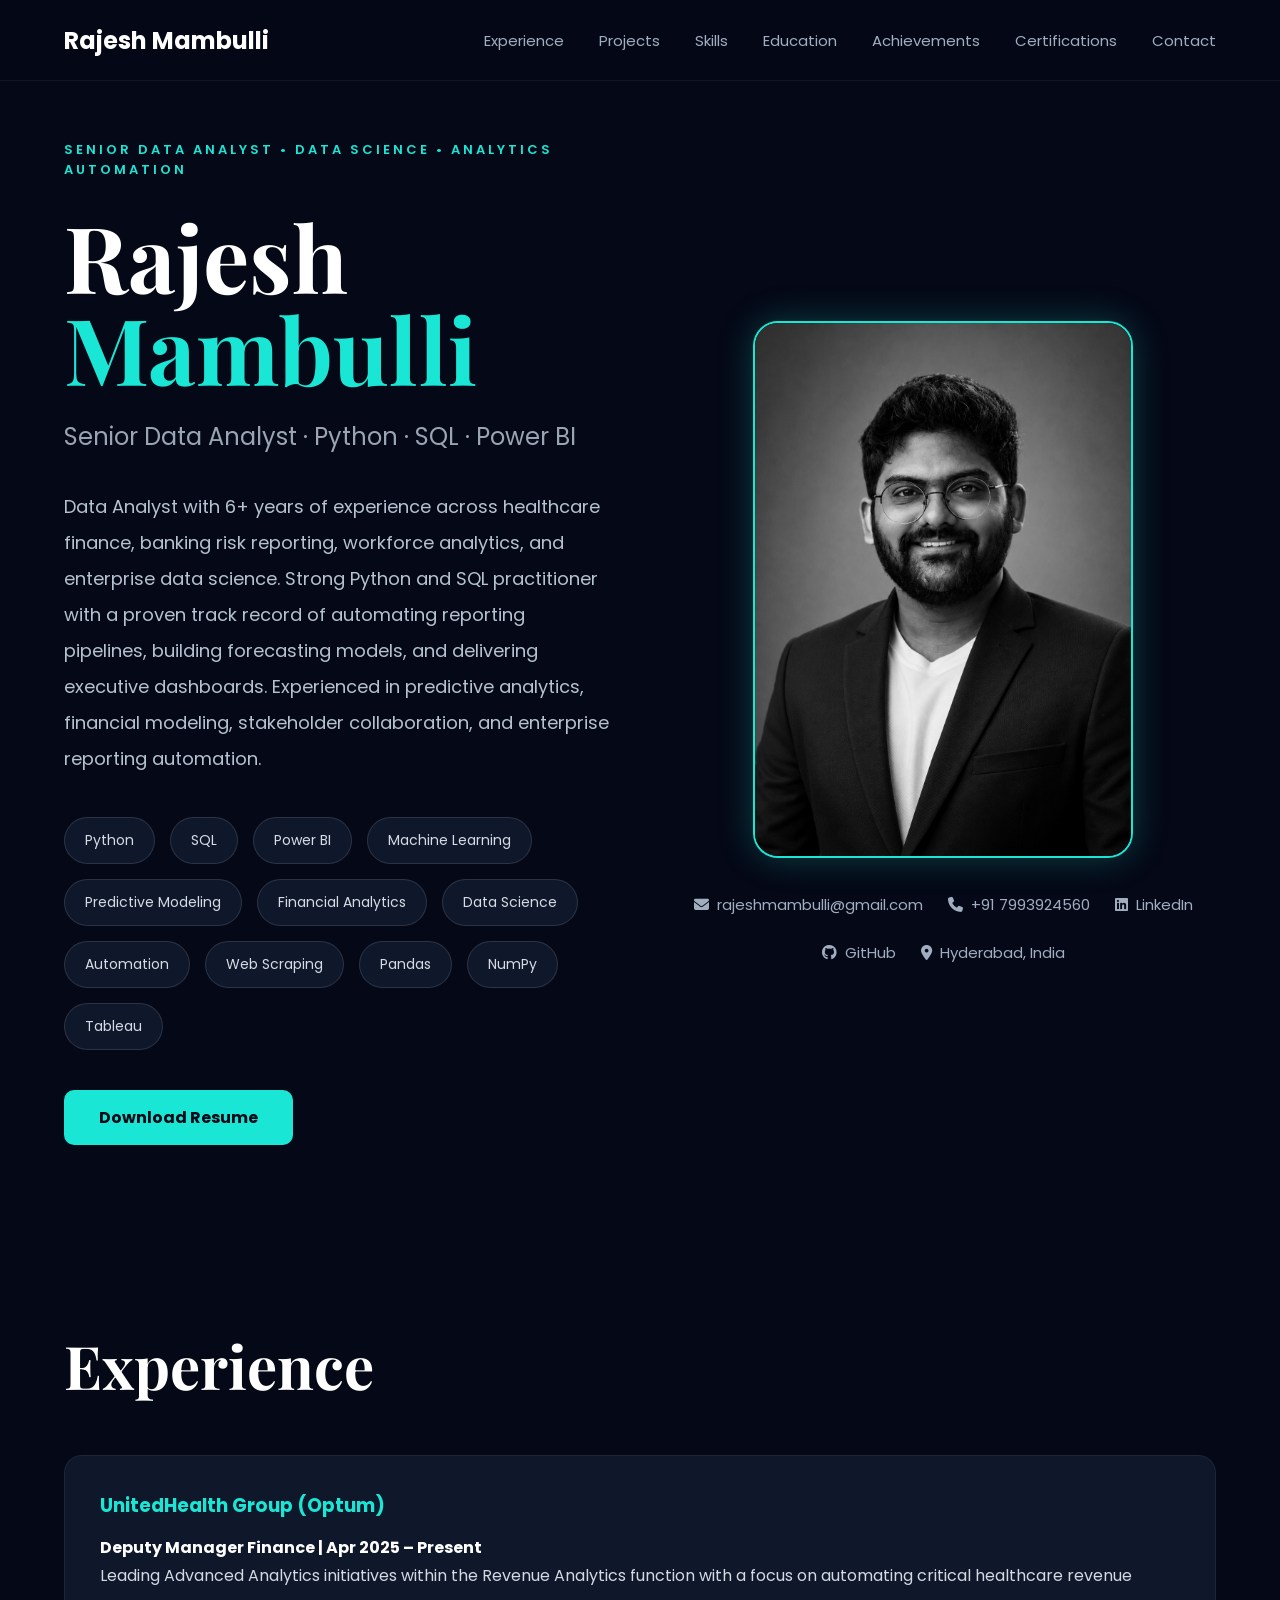
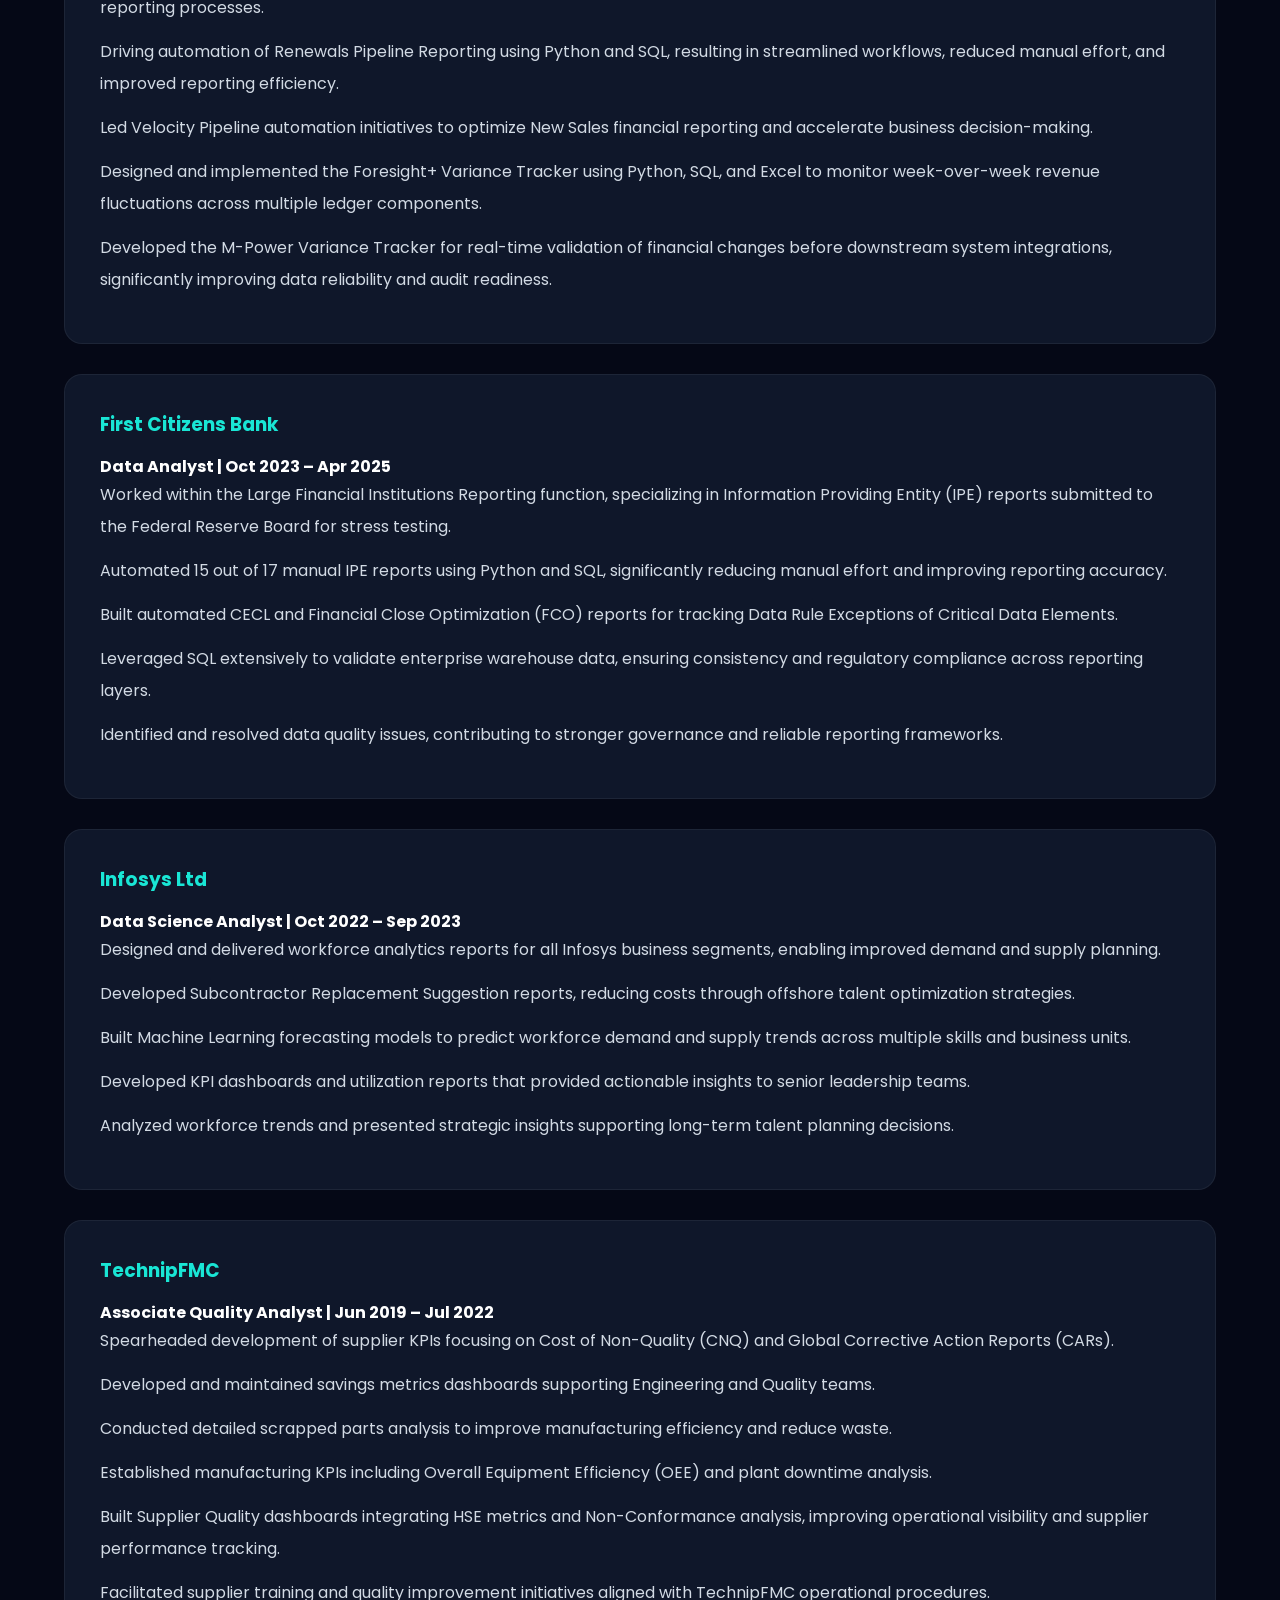
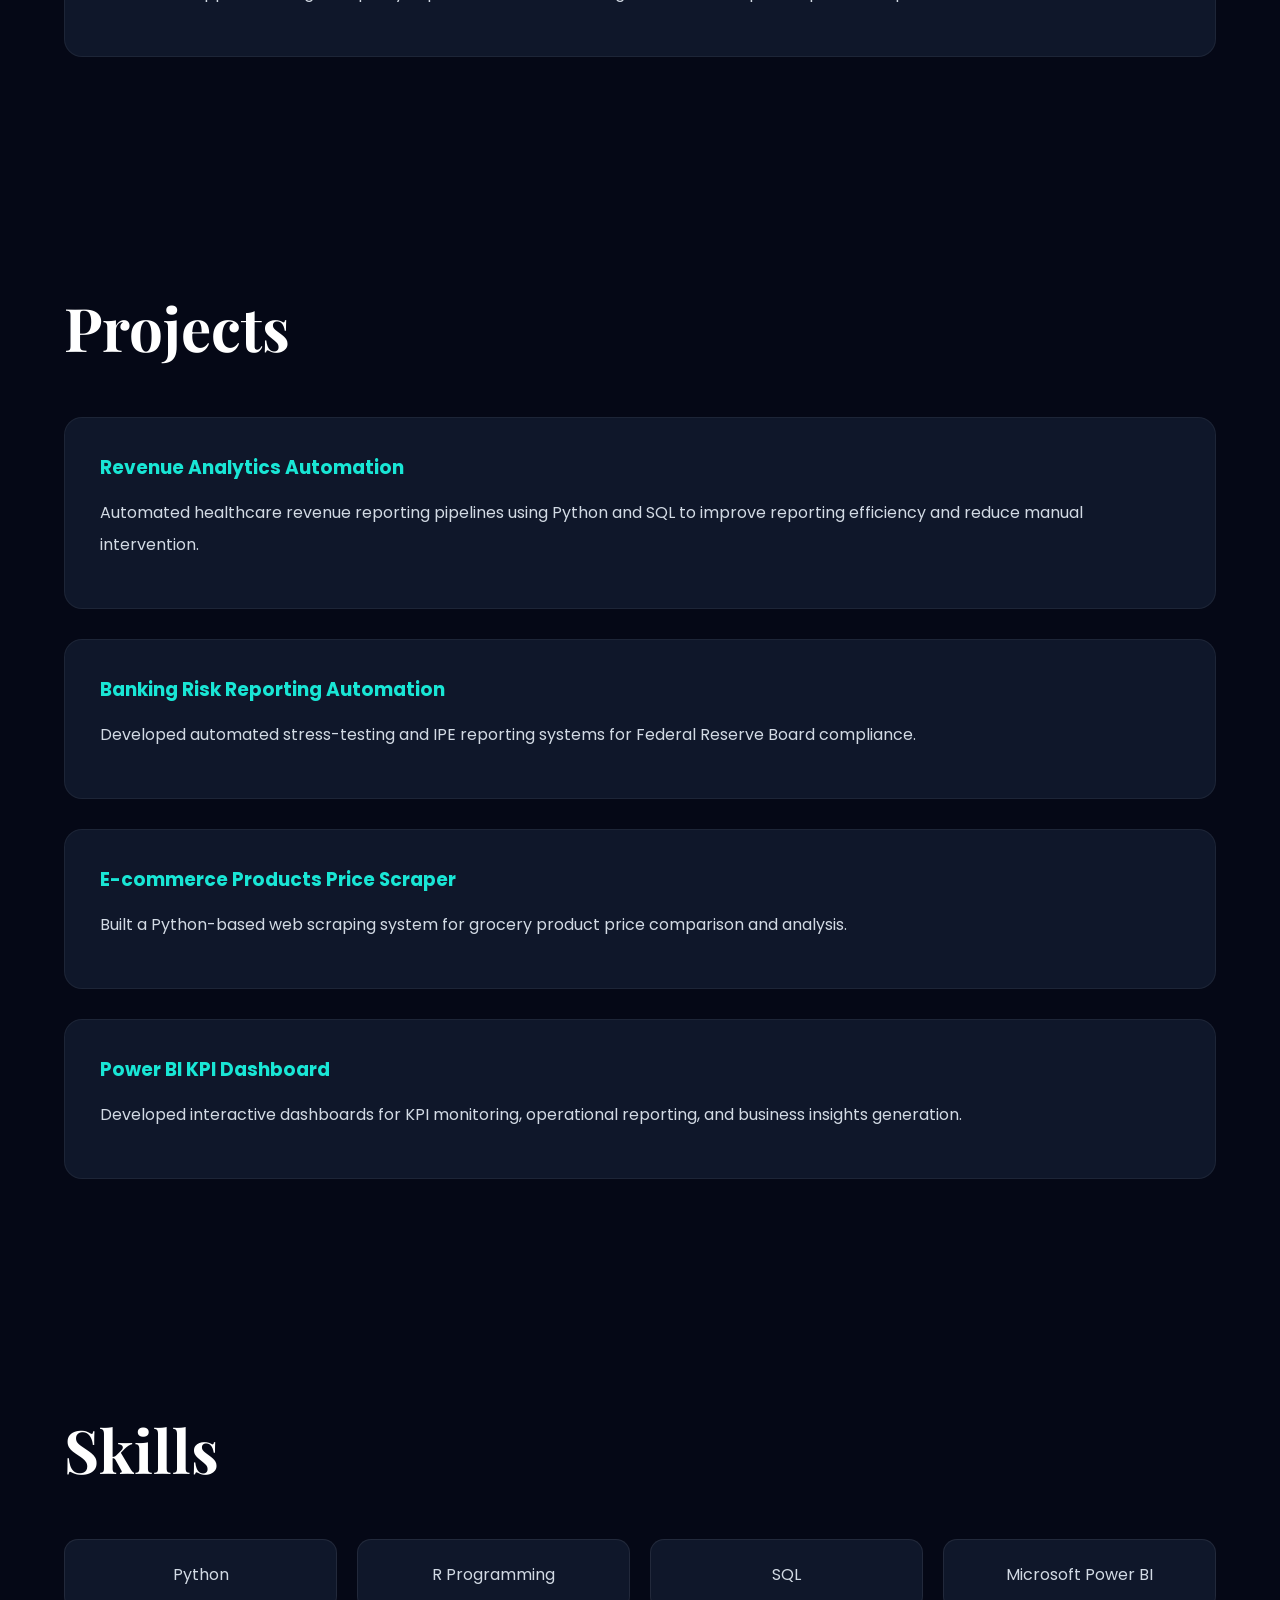
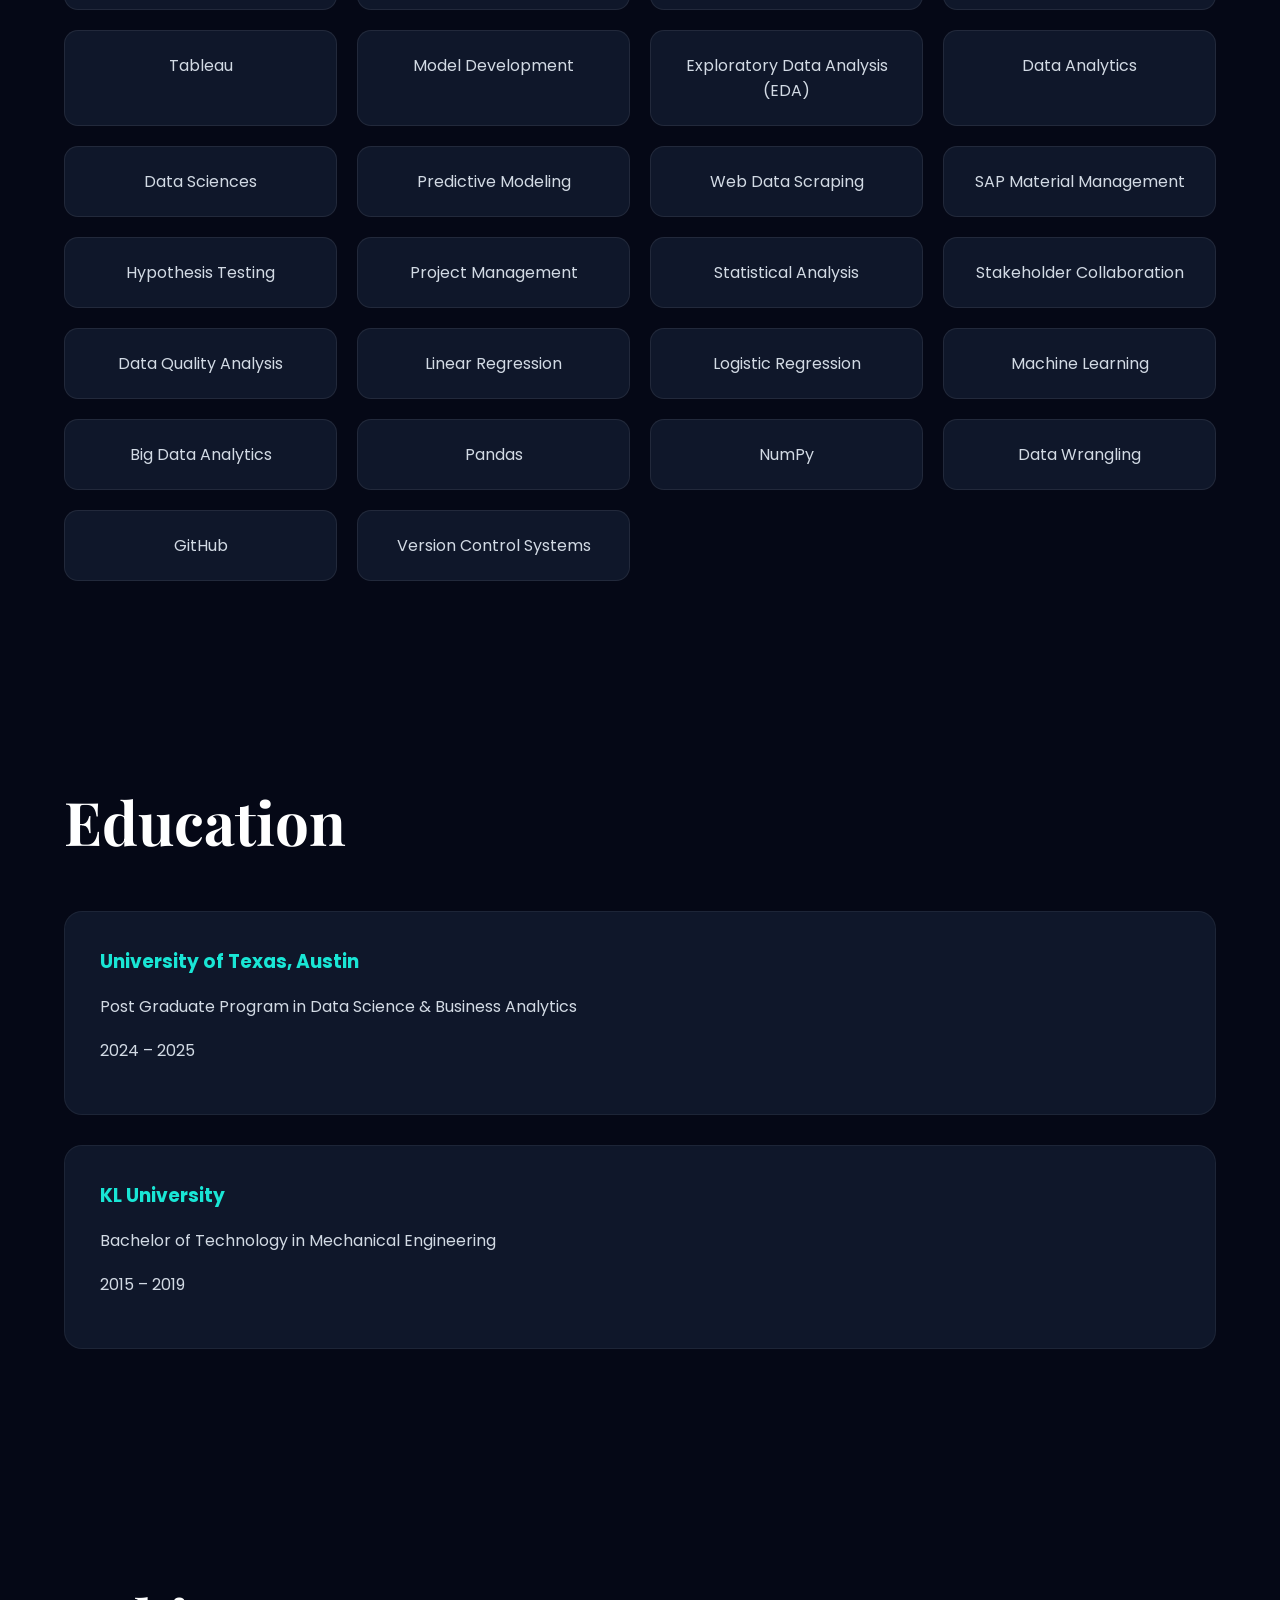
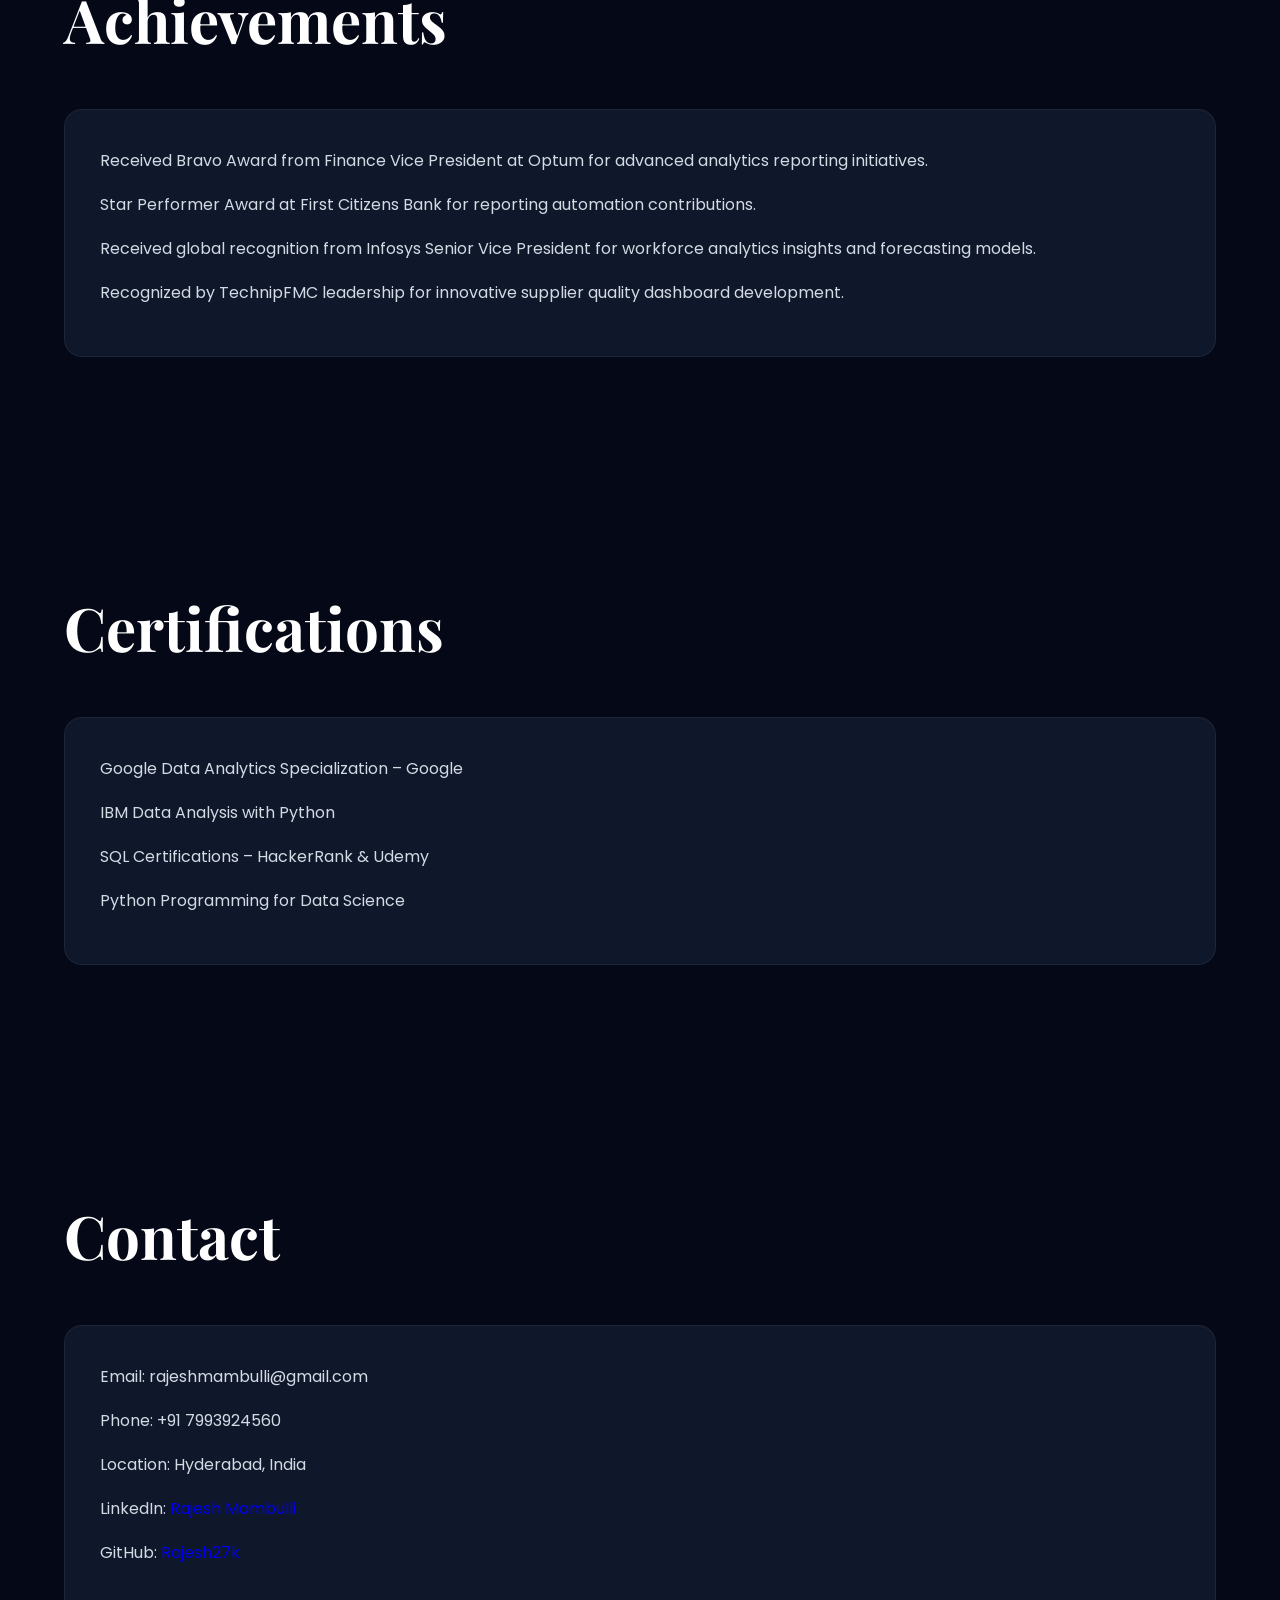
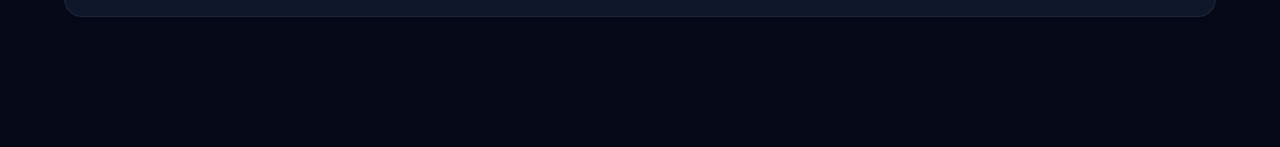
<file: index.html>
<!DOCTYPE html>
<html lang="en">

<head>

    <meta charset="UTF-8">
    <meta name="viewport" content="width=device-width, initial-scale=1.0">

    <title>Rajesh Mambulli | Senior Data Analyst</title>

    <!-- Google Fonts -->
    <link rel="preconnect" href="https://fonts.googleapis.com">
    <link rel="preconnect" href="https://fonts.gstatic.com" crossorigin>

    <link href="https://fonts.googleapis.com/css2?family=Poppins:wght@300;400;500;600;700&family=Playfair+Display:wght@700&display=swap" rel="stylesheet">

    <!-- Font Awesome -->
    <link rel="stylesheet"
        href="https://cdnjs.cloudflare.com/ajax/libs/font-awesome/6.5.1/css/all.min.css">

    <!-- CSS -->
    <link rel="stylesheet" href="style.css">

</head>

<body>

    <!-- Navbar -->

    <header>

        <nav class="navbar">

            <div class="logo">
                Rajesh Mambulli
            </div>

            <ul class="nav-links">

                <li><a href="#experience">Experience</a></li>
                <li><a href="#projects">Projects</a></li>
                <li><a href="#skills">Skills</a></li>
                <li><a href="#education">Education</a></li>
                <li><a href="#awards">Achievements</a></li>
                <li><a href="#certifications">Certifications</a></li>
                <li><a href="#contact">Contact</a></li>

            </ul>

        </nav>

    </header>

    <!-- Hero Section -->

    <section class="hero-section">

        <!-- Left Side -->

        <div class="hero-left">

            <p class="hero-tagline">
                SENIOR DATA ANALYST • DATA SCIENCE • ANALYTICS AUTOMATION
            </p>

            <h1 class="hero-name">
                Rajesh
                <span>Mambulli</span>
            </h1>

            <p class="hero-role">
                Senior Data Analyst · Python · SQL · Power BI
            </p>

            <p class="hero-description">

                Data Analyst with 6+ years of experience across healthcare finance,
                banking risk reporting, workforce analytics, and enterprise data science.

                Strong Python and SQL practitioner with a proven track record
                of automating reporting pipelines, building forecasting models,
                and delivering executive dashboards.

                Experienced in predictive analytics, financial modeling,
                stakeholder collaboration, and enterprise reporting automation.

            </p>

            <!-- Skill Pills -->

            <div class="pill-container">

                <div class="pill">Python</div>
                <div class="pill">SQL</div>
                <div class="pill">Power BI</div>
                <div class="pill">Machine Learning</div>
                <div class="pill">Predictive Modeling</div>
                <div class="pill">Financial Analytics</div>
                <div class="pill">Data Science</div>
                <div class="pill">Automation</div>
                <div class="pill">Web Scraping</div>
                <div class="pill">Pandas</div>
                <div class="pill">NumPy</div>
                <div class="pill">Tableau</div>

            </div>

            <!-- Resume Button -->

            <a href="Rajesh_Resume.pdf" target="_blank" class="resume-btn">
                Download Resume
            </a>

        </div>

        <!-- Right Side -->

        <div class="hero-right">

            <img src="profile.png" alt="Rajesh Mambulli" class="profile-image">

            <!-- Contact Row -->

            <div class="contact-row">

                <span>
                    <i class="fas fa-envelope"></i>
                    rajeshmambulli@gmail.com
                </span>

                <span>
                    <i class="fas fa-phone"></i>
                    +91 7993924560
                </span>

                <span>
                    <i class="fab fa-linkedin"></i>

                    <a href="https://www.linkedin.com/in/rajesh-mambulli-data-analyst-it/"
                        target="_blank">

                        LinkedIn

                    </a>

                </span>

                <span>
                    <i class="fab fa-github"></i>

                    <a href="https://github.com/Rajesh27k/Rajesh27k.github.io/tree/61c96bb06a767fdcd2608728577cda1c6530a30f/Projects"
                        target="_blank">

                        GitHub

                    </a>

                </span>

                <span>
                    <i class="fas fa-location-dot"></i>
                    Hyderabad, India
                </span>

            </div>

        </div>

    </section>

    <!-- Experience -->

    <section id="experience" class="content-section">

        <h2>Experience</h2>

        <!-- Optum -->

        <div class="content-card">

            <h3>UnitedHealth Group (Optum)</h3>

            <h4>Deputy Manager Finance | Apr 2025 – Present</h4>

            <p>
                Leading Advanced Analytics initiatives within the Revenue Analytics
                function with a focus on automating critical healthcare revenue reporting processes.
            </p>

            <p>
                Driving automation of Renewals Pipeline Reporting using Python and SQL,
                resulting in streamlined workflows, reduced manual effort,
                and improved reporting efficiency.
            </p>

            <p>
                Led Velocity Pipeline automation initiatives to optimize
                New Sales financial reporting and accelerate business decision-making.
            </p>

            <p>
                Designed and implemented the Foresight+ Variance Tracker
                using Python, SQL, and Excel to monitor week-over-week revenue fluctuations
                across multiple ledger components.
            </p>

            <p>
                Developed the M-Power Variance Tracker for real-time validation
                of financial changes before downstream system integrations,
                significantly improving data reliability and audit readiness.
            </p>

        </div>

        <!-- First Citizens -->

        <div class="content-card">

            <h3>First Citizens Bank</h3>

            <h4>Data Analyst | Oct 2023 – Apr 2025</h4>

            <p>
                Worked within the Large Financial Institutions Reporting function,
                specializing in Information Providing Entity (IPE) reports
                submitted to the Federal Reserve Board for stress testing.
            </p>

            <p>
                Automated 15 out of 17 manual IPE reports
                using Python and SQL, significantly reducing manual effort
                and improving reporting accuracy.
            </p>

            <p>
                Built automated CECL and Financial Close Optimization (FCO) reports
                for tracking Data Rule Exceptions of Critical Data Elements.
            </p>

            <p>
                Leveraged SQL extensively to validate enterprise warehouse data,
                ensuring consistency and regulatory compliance across reporting layers.
            </p>

            <p>
                Identified and resolved data quality issues,
                contributing to stronger governance and reliable reporting frameworks.
            </p>

        </div>

        <!-- Infosys -->

        <div class="content-card">

            <h3>Infosys Ltd</h3>

            <h4>Data Science Analyst | Oct 2022 – Sep 2023</h4>

            <p>
                Designed and delivered workforce analytics reports
                for all Infosys business segments,
                enabling improved demand and supply planning.
            </p>

            <p>
                Developed Subcontractor Replacement Suggestion reports,
                reducing costs through offshore talent optimization strategies.
            </p>

            <p>
                Built Machine Learning forecasting models
                to predict workforce demand and supply trends
                across multiple skills and business units.
            </p>

            <p>
                Developed KPI dashboards and utilization reports
                that provided actionable insights to senior leadership teams.
            </p>

            <p>
                Analyzed workforce trends and presented strategic insights
                supporting long-term talent planning decisions.
            </p>

        </div>

        <!-- TechnipFMC -->

        <div class="content-card">

            <h3>TechnipFMC</h3>

            <h4>Associate Quality Analyst | Jun 2019 – Jul 2022</h4>

            <p>
                Spearheaded development of supplier KPIs
                focusing on Cost of Non-Quality (CNQ)
                and Global Corrective Action Reports (CARs).
            </p>

            <p>
                Developed and maintained savings metrics dashboards
                supporting Engineering and Quality teams.
            </p>

            <p>
                Conducted detailed scrapped parts analysis
                to improve manufacturing efficiency and reduce waste.
            </p>

            <p>
                Established manufacturing KPIs including
                Overall Equipment Efficiency (OEE)
                and plant downtime analysis.
            </p>

            <p>
                Built Supplier Quality dashboards integrating
                HSE metrics and Non-Conformance analysis,
                improving operational visibility and supplier performance tracking.
            </p>

            <p>
                Facilitated supplier training and quality improvement initiatives
                aligned with TechnipFMC operational procedures.
            </p>

        </div>

    </section>

    <!-- Projects -->

    <section id="projects" class="content-section">

        <h2>Projects</h2>

        <div class="content-card">

            <h3>Revenue Analytics Automation</h3>

            <p>
                Automated healthcare revenue reporting pipelines
                using Python and SQL to improve reporting efficiency
                and reduce manual intervention.
            </p>

        </div>

        <div class="content-card">

            <h3>Banking Risk Reporting Automation</h3>

            <p>
                Developed automated stress-testing and IPE reporting systems
                for Federal Reserve Board compliance.
            </p>

        </div>

        <div class="content-card">

            <h3>E-commerce Products Price Scraper</h3>

            <p>
                Built a Python-based web scraping system
                for grocery product price comparison and analysis.
            </p>

        </div>

        <div class="content-card">

            <h3>Power BI KPI Dashboard</h3>

            <p>
                Developed interactive dashboards for KPI monitoring,
                operational reporting, and business insights generation.
            </p>

        </div>

    </section>

    <!-- Skills -->

    <section id="skills" class="content-section">

        <h2>Skills</h2>

        <div class="skills-grid">

            <div class="skill-box">Python</div>
            <div class="skill-box">R Programming</div>
            <div class="skill-box">SQL</div>
            <div class="skill-box">Microsoft Power BI</div>
            <div class="skill-box">Tableau</div>
            <div class="skill-box">Model Development</div>
            <div class="skill-box">Exploratory Data Analysis (EDA)</div>
            <div class="skill-box">Data Analytics</div>
            <div class="skill-box">Data Sciences</div>
            <div class="skill-box">Predictive Modeling</div>
            <div class="skill-box">Web Data Scraping</div>
            <div class="skill-box">SAP Material Management</div>
            <div class="skill-box">Hypothesis Testing</div>
            <div class="skill-box">Project Management</div>
            <div class="skill-box">Statistical Analysis</div>
            <div class="skill-box">Stakeholder Collaboration</div>
            <div class="skill-box">Data Quality Analysis</div>
            <div class="skill-box">Linear Regression</div>
            <div class="skill-box">Logistic Regression</div>
            <div class="skill-box">Machine Learning</div>
            <div class="skill-box">Big Data Analytics</div>
            <div class="skill-box">Pandas</div>
            <div class="skill-box">NumPy</div>
            <div class="skill-box">Data Wrangling</div>
            <div class="skill-box">GitHub</div>
            <div class="skill-box">Version Control Systems</div>

        </div>

    </section>

    <!-- Education -->

    <section id="education" class="content-section">

        <h2>Education</h2>

        <div class="content-card">

            <h3>University of Texas, Austin</h3>

            <p>
                Post Graduate Program in Data Science & Business Analytics
            </p>

            <p>2024 – 2025</p>

        </div>

        <div class="content-card">

            <h3>KL University</h3>

            <p>
                Bachelor of Technology in Mechanical Engineering
            </p>

            <p>2015 – 2019</p>

        </div>

    </section>

    <!-- Awards -->

    <section id="awards" class="content-section">

        <h2>Achievements</h2>

        <div class="content-card">

            <p>
                Received Bravo Award from Finance Vice President at Optum
                for advanced analytics reporting initiatives.
            </p>

            <p>
                Star Performer Award at First Citizens Bank
                for reporting automation contributions.
            </p>

            <p>
                Received global recognition from Infosys Senior Vice President
                for workforce analytics insights and forecasting models.
            </p>

            <p>
                Recognized by TechnipFMC leadership
                for innovative supplier quality dashboard development.
            </p>

        </div>

    </section>

    <!-- Certifications -->

    <section id="certifications" class="content-section">

        <h2>Certifications</h2>

        <div class="content-card">

            <p>Google Data Analytics Specialization – Google</p>

            <p>IBM Data Analysis with Python</p>

            <p>SQL Certifications – HackerRank & Udemy</p>

            <p>Python Programming for Data Science</p>

        </div>

    </section>

    <!-- Contact -->

    <section id="contact" class="content-section">

        <h2>Contact</h2>

        <div class="content-card">

            <p>Email: rajeshmambulli@gmail.com</p>

            <p>Phone: +91 7993924560</p>

            <p>Location: Hyderabad, India</p>

            <p>

                LinkedIn:

                <a href="https://www.linkedin.com/in/rajesh-mambulli-data-analyst-it/"
                    target="_blank">

                    Rajesh Mambulli

                </a>

            </p>

            <p>

                GitHub:

                <a href="https://github.com/Rajesh27k"
                    target="_blank">

                    Rajesh27k

                </a>

            </p>

        </div>

    </section>

</body>

</html>
</file>
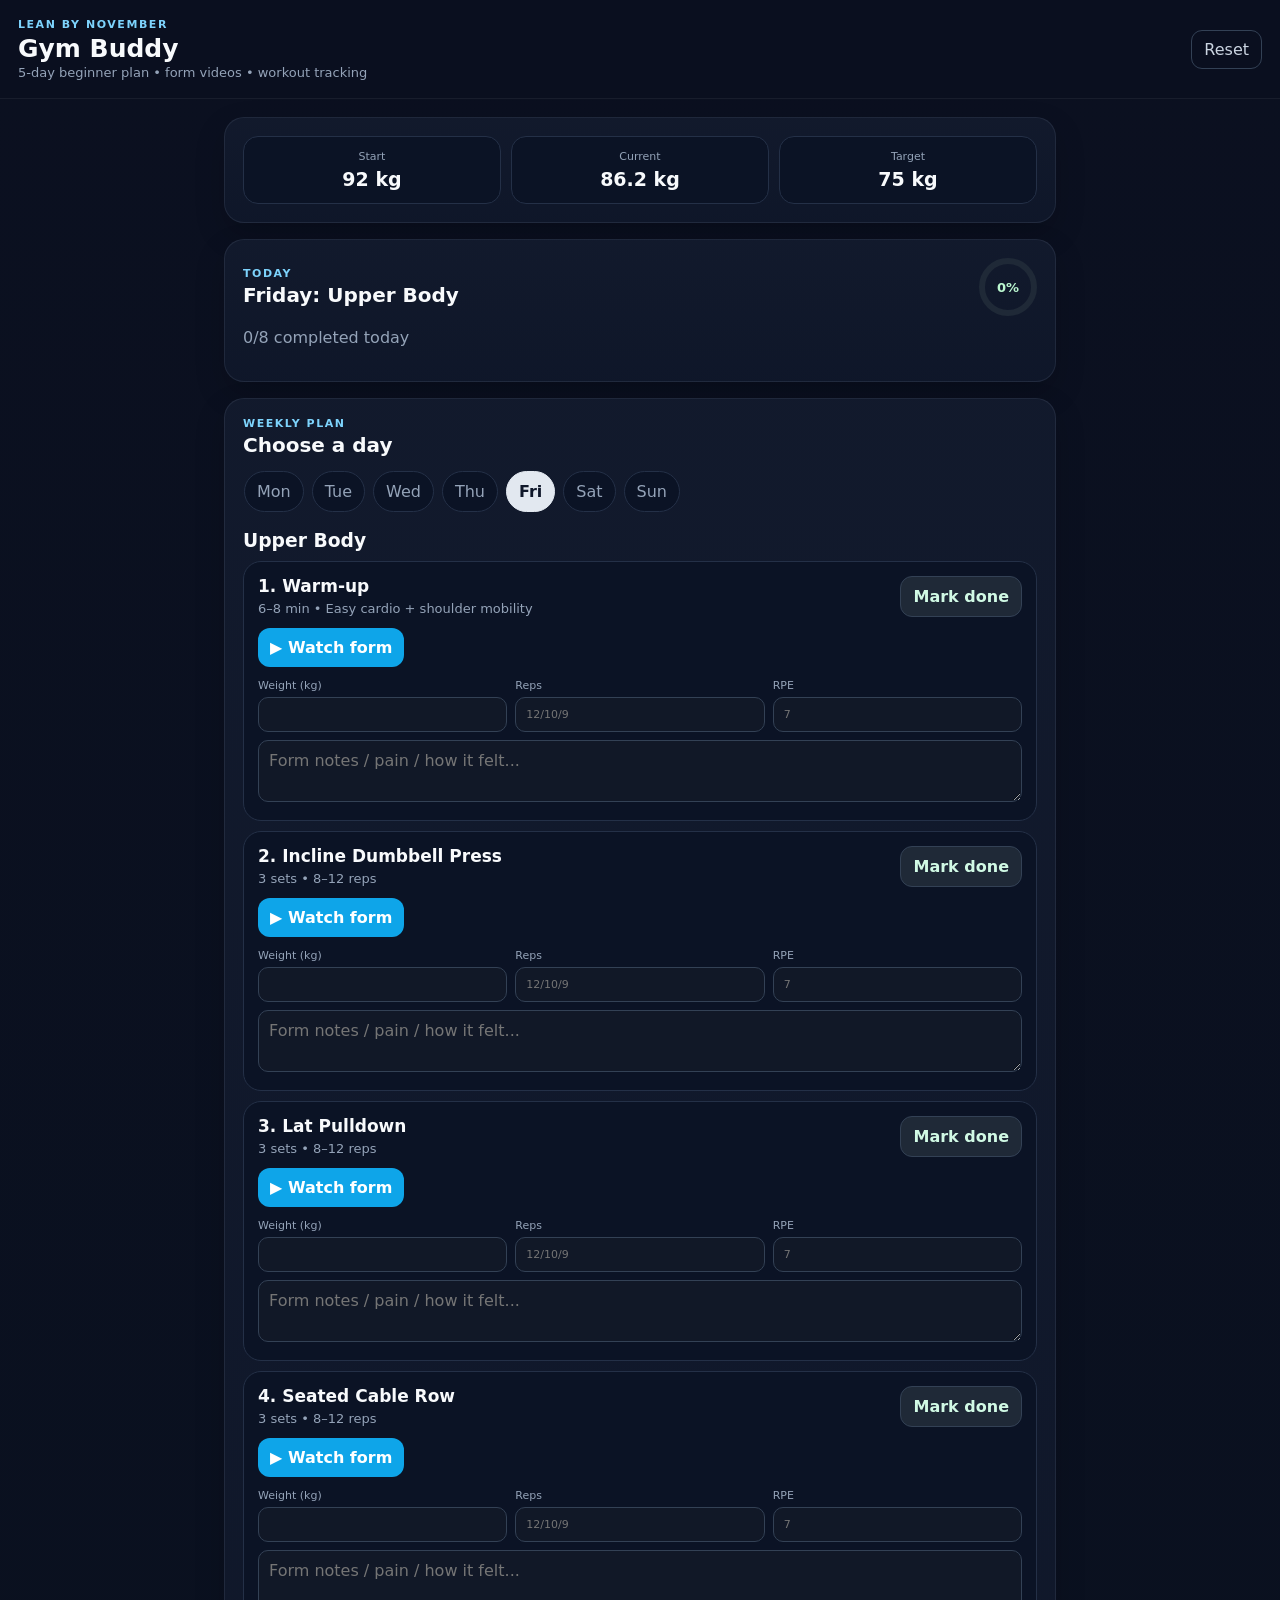
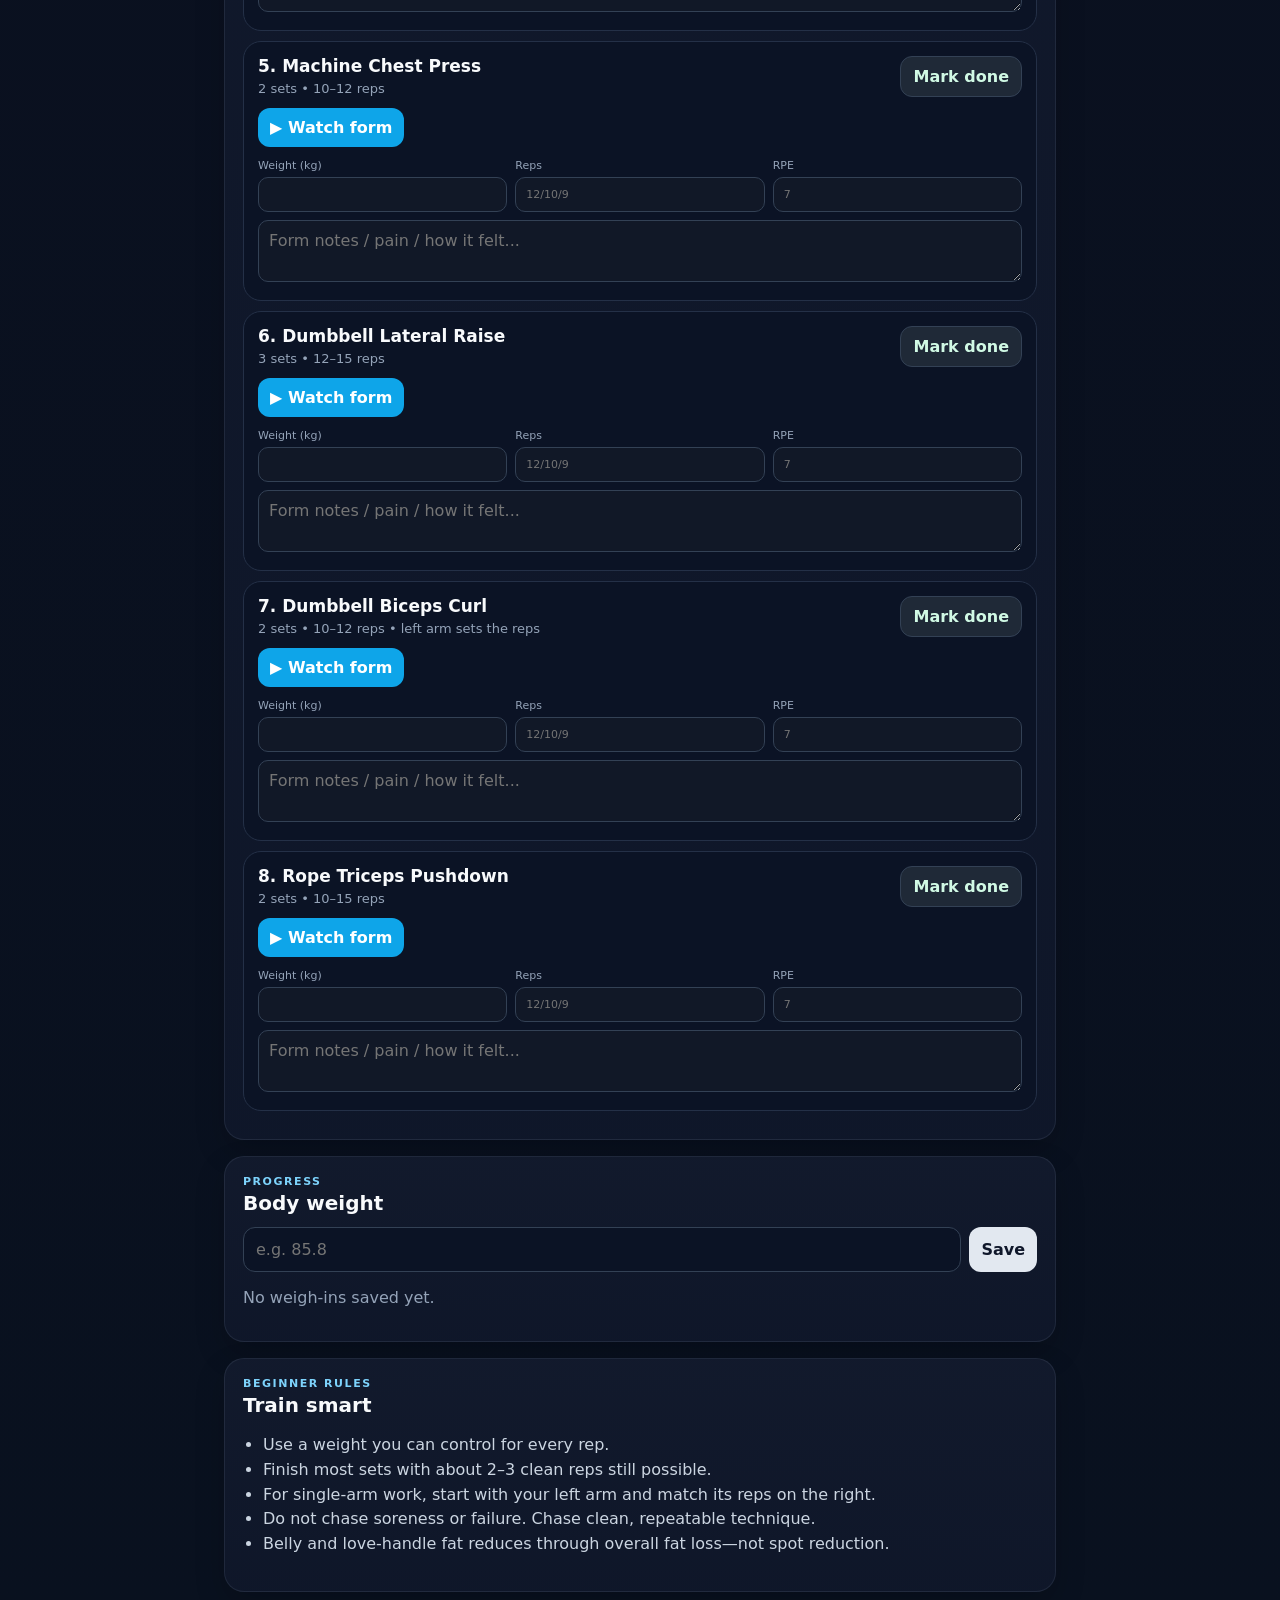
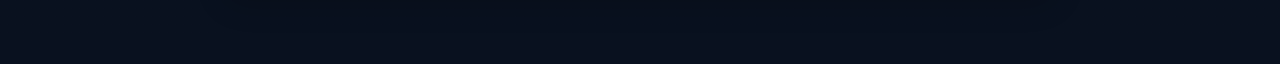
<file: gym-buddy/index.html>
<!doctype html>
<html lang="en">
<head>
  <meta charset="utf-8" />
  <meta name="viewport" content="width=device-width,initial-scale=1,viewport-fit=cover" />
  <meta name="theme-color" content="#111827" />
  <meta name="apple-mobile-web-app-capable" content="yes" />
  <meta name="apple-mobile-web-app-status-bar-style" content="black-translucent" />
  <title>Rajesh Gym Buddy</title>
  <link rel="manifest" href="manifest.json" />
  <link rel="stylesheet" href="styles.css" />
</head>
<body>
  <header class="hero">
    <div>
      <p class="eyebrow">LEAN BY NOVEMBER</p>
      <h1>Gym Buddy</h1>
      <p class="sub">5-day beginner plan • form videos • workout tracking</p>
    </div>
    <button id="resetBtn" class="ghost">Reset</button>
  </header>

  <main>
    <section class="card stats">
      <div><span class="stat-label">Start</span><strong>92 kg</strong></div>
      <div><span class="stat-label">Current</span><strong>86.2 kg</strong></div>
      <div><span class="stat-label">Target</span><strong>75 kg</strong></div>
    </section>

    <section class="card">
      <div class="section-head">
        <div>
          <p class="eyebrow">TODAY</p>
          <h2 id="todayTitle">Workout</h2>
        </div>
        <div id="progressRing" class="progress-ring">0%</div>
      </div>
      <div id="todayWorkout"></div>
    </section>

    <section class="card">
      <div class="section-head">
        <div>
          <p class="eyebrow">WEEKLY PLAN</p>
          <h2>Choose a day</h2>
        </div>
      </div>
      <div id="dayTabs" class="day-tabs"></div>
      <div id="workoutList"></div>
    </section>

    <section class="card">
      <p class="eyebrow">PROGRESS</p>
      <h2>Body weight</h2>
      <div class="weight-form">
        <input id="weightInput" type="number" step="0.1" placeholder="e.g. 85.8" inputmode="decimal" />
        <button id="saveWeightBtn">Save</button>
      </div>
      <div id="weightHistory" class="history"></div>
    </section>

    <section class="card tips">
      <p class="eyebrow">BEGINNER RULES</p>
      <h2>Train smart</h2>
      <ul>
        <li>Use a weight you can control for every rep.</li>
        <li>Finish most sets with about 2–3 clean reps still possible.</li>
        <li>For single-arm work, start with your left arm and match its reps on the right.</li>
        <li>Do not chase soreness or failure. Chase clean, repeatable technique.</li>
        <li>Belly and love-handle fat reduces through overall fat loss—not spot reduction.</li>
      </ul>
    </section>
  </main>

  <div id="toast" class="toast"></div>

  <script src="app.js"></script>
</body>
</html>
</file>
<file: style.css>
/* =========================================
   GOOGLE FONT
========================================= */

@import url('https://fonts.googleapis.com/css2?family=Poppins:wght@300;400;500;600;700&family=Playfair+Display:wght@600;700&display=swap');

/* =========================================
   GLOBAL
========================================= */

*{
    margin:0;
    padding:0;
    box-sizing:border-box;
    scroll-behavior:smooth;
}

body{
    font-family:'Poppins', sans-serif;
    background:#050816;
    color:white;
    overflow-x:hidden;
}

a{
    text-decoration:none;
}

/* =========================================
   NAVBAR
========================================= */

header{
    width:100%;
    position:fixed;
    top:0;
    z-index:1000;
    background:rgba(5,8,22,0.95);
    backdrop-filter:blur(10px);
    border-bottom:1px solid rgba(255,255,255,0.05);
}

.navbar{
    width:90%;
    margin:auto;
    height:80px;

    display:flex;
    align-items:center;
    justify-content:space-between;
}

.logo{
    font-size:24px;
    font-weight:700;
    color:white;
}

.nav-links{
    display:flex;
    list-style:none;
    gap:35px;
}

.nav-links a{
    color:#a0aec0;
    font-size:15px;
    transition:0.3s;
}

.nav-links a:hover{
    color:#19e6d5;
}

/* =========================================
   HERO SECTION
========================================= */

.hero-section{
    min-height:100vh;

    display:flex;
    align-items:center;
    justify-content:space-between;

    gap:60px;

    width:90%;
    margin:auto;

    padding-top:140px;
    padding-bottom:80px;
}

.hero-left{
    flex:1;
}

.hero-right{
    flex:1;

    display:flex;
    flex-direction:column;
    align-items:center;
}

/* TAGLINE */

.hero-tagline{
    color:#19e6d5;
    letter-spacing:3px;
    font-size:13px;
    margin-bottom:30px;
    font-weight:600;
}

/* NAME */

.hero-name{
    font-size:92px;
    line-height:1;
    margin-bottom:25px;

    font-family:'Playfair Display', serif;
}

.hero-name span{
    color:#19e6d5;
    display:block;
}

/* ROLE */

.hero-role{
    color:#9aa4b2;
    font-size:24px;
    margin-bottom:35px;
}

/* DESCRIPTION */

.hero-description{
    color:#b6c2d0;
    font-size:18px;
    line-height:2;
    max-width:760px;
    margin-bottom:40px;
}

/* PILLS */

.pill-container{
    display:flex;
    flex-wrap:wrap;
    gap:15px;

    margin-bottom:40px;
}

.pill{
    border:1px solid rgba(255,255,255,0.12);
    padding:12px 20px;
    border-radius:30px;

    color:#d5dce5;
    font-size:14px;

    background:#0f172a;
}

/* RESUME BUTTON */

.resume-btn{
    display:inline-block;

    background:#19e6d5;
    color:#050816;

    padding:15px 35px;

    border-radius:10px;

    font-weight:700;

    transition:0.3s;
}

.resume-btn:hover{
    transform:translateY(-3px);
}

/* PROFILE IMAGE */

.profile-image{
    width:380px;
    border-radius:25px;

    border:2px solid #19e6d5;

    box-shadow:0 0 35px rgba(25,230,213,0.25);
}

/* CONTACT ROW */

.contact-row{
    margin-top:35px;

    display:flex;
    flex-wrap:wrap;
    justify-content:center;

    gap:25px;

    color:#a0aec0;
    font-size:15px;
}

.contact-row span{
    display:flex;
    align-items:center;
    gap:8px;
}

.contact-row a{
    color:#a0aec0;
}

.contact-row a:hover{
    color:#19e6d5;
}

/* =========================================
   CONTENT SECTION
========================================= */

.content-section{
    width:90%;
    margin:auto;

    padding:100px 0;
}

.content-section h2{
    font-size:60px;
    margin-bottom:50px;

    font-family:'Playfair Display', serif;
}

/* =========================================
   EXPERIENCE SECTION
========================================= */

.experience-section{
    width:90%;
    margin:auto;
    padding:100px 0;
}

.section-heading-small{
    color:#19e6d5;
    letter-spacing:3px;
    font-size:13px;
    margin-bottom:20px;
    font-weight:600;
}

.section-title{
    font-size:60px;
    margin-bottom:60px;
    font-family:'Playfair Display', serif;
}

/* EXPERIENCE CARD */

.experience-card{
    background:#0f172a;

    border:1px solid rgba(25,230,213,0.15);

    border-radius:18px;

    padding:35px;

    margin-bottom:35px;

    transition:0.3s ease;
}

.experience-card:hover{
    transform:translateY(-5px);

    border-color:#19e6d5;

    box-shadow:0 0 25px rgba(25,230,213,0.12);
}

.active-card{
    border:1px solid #19e6d5;

    box-shadow:0 0 30px rgba(25,230,213,0.16);
}

/* TOP */

.experience-top{
    display:flex;
    justify-content:space-between;
    align-items:flex-start;
    gap:20px;
}

.experience-top h3{
    color:white;
    font-size:30px;
    margin-bottom:12px;
}

.experience-top h4{
    color:#19e6d5;
    font-size:20px;
    margin-bottom:10px;
    font-weight:500;
}

.location-text{
    color:#94a3b8;
    font-size:15px;
}

.date-text{
    color:#94a3b8;
    white-space:nowrap;
    font-size:15px;
}

/* BADGE */

.current-badge{
    background:rgba(25,230,213,0.12);
    color:#19e6d5;

    padding:6px 12px;

    border-radius:8px;

    font-size:13px;

    margin-left:12px;
}

/* LINE */

.experience-card hr{
    border:none;
    border-top:1px solid rgba(255,255,255,0.06);

    margin:28px 0;
}

/* POINTS */

.experience-points p{
    color:#d2dae4;

    line-height:2;

    font-size:17px;

    margin-bottom:18px;
}

/* =========================================
   SKILLS
========================================= */

.skills-grid{
    display:grid;

    grid-template-columns:repeat(auto-fit,minmax(240px,1fr));

    gap:20px;
}

.skill-box{
    background:#0f172a;

    border:1px solid rgba(255,255,255,0.08);

    padding:22px;

    border-radius:14px;

    text-align:center;

    color:#d2dae4;

    transition:0.3s;
}

.skill-box:hover{
    border-color:#19e6d5;

    transform:translateY(-5px);
}

/* =========================================
   CONTENT CARDS
========================================= */

.content-card{
    background:#0f172a;

    border:1px solid rgba(255,255,255,0.06);

    padding:35px;

    border-radius:18px;

    margin-bottom:30px;

    transition:0.3s;
}

.content-card:hover{
    border-color:#19e6d5;
    transform:translateY(-5px);
}

.content-card h3{
    color:#19e6d5;
    margin-bottom:15px;
}

.content-card p{
    color:#d2dae4;
    line-height:2;
    margin-bottom:12px;
}

/* =========================================
   MOBILE
========================================= */

@media(max-width:1100px){

    .hero-section{
        flex-direction:column;
        text-align:center;
    }

    .hero-name{
        font-size:72px;
    }

    .profile-image{
        width:300px;
    }

    .contact-row{
        justify-content:center;
    }
}

@media(max-width:768px){

    .navbar{
        flex-direction:column;
        height:auto;
        padding:20px 0;
    }

    .nav-links{
        flex-wrap:wrap;
        justify-content:center;
        gap:18px;
        margin-top:15px;
    }

    .hero-name{
        font-size:58px;
    }

    .hero-role{
        font-size:20px;
    }

    .hero-description{
        font-size:16px;
    }

    .content-section h2,
    .section-title{
        font-size:42px;
    }

    .experience-top{
        flex-direction:column;
    }

    .experience-top h3{
        font-size:24px;
    }

    .profile-image{
        width:260px;
    }
}
</file>
<file: gym-buddy/styles.css>
:root{
  --bg:#0b1020;
  --card:#121a2d;
  --card2:#0f172a;
  --text:#f8fafc;
  --muted:#94a3b8;
  --line:#243047;
  --accent:#22c55e;
  --accent2:#38bdf8;
  --danger:#ef4444;
}
*{box-sizing:border-box}
html{background:var(--bg)}
body{
  margin:0;
  font-family:Inter,ui-sans-serif,system-ui,-apple-system,BlinkMacSystemFont,"Segoe UI",sans-serif;
  background:linear-gradient(180deg,#0b1020 0%,#09111f 100%);
  color:var(--text);
  min-height:100vh;
}
button,input{font:inherit}
button{cursor:pointer}
.hero{
  position:sticky;top:0;z-index:10;
  display:flex;justify-content:space-between;align-items:center;gap:16px;
  padding:18px max(18px,env(safe-area-inset-left));
  background:rgba(11,16,32,.86);
  backdrop-filter:blur(14px);
  border-bottom:1px solid rgba(255,255,255,.06);
}
.hero h1{margin:1px 0 2px;font-size:25px}
.sub{margin:0;color:var(--muted);font-size:13px}
.eyebrow{margin:0 0 3px;font-size:11px;letter-spacing:.14em;color:#7dd3fc;font-weight:800}
main{max-width:860px;margin:0 auto;padding:18px 14px 56px}
.card{
  background:linear-gradient(180deg,rgba(18,26,45,.98),rgba(15,23,42,.98));
  border:1px solid rgba(148,163,184,.12);
  border-radius:20px;
  padding:18px;
  margin-bottom:16px;
  box-shadow:0 12px 30px rgba(0,0,0,.18);
}
.stats{display:grid;grid-template-columns:repeat(3,1fr);gap:10px;text-align:center}
.stats div{background:#0b1325;border:1px solid var(--line);padding:13px 6px;border-radius:15px}
.stat-label{display:block;color:var(--muted);font-size:11px;margin-bottom:5px}
.stats strong{font-size:19px}
.section-head{display:flex;justify-content:space-between;align-items:center;gap:10px;margin-bottom:12px}
h2{font-size:20px;margin:0}
.progress-ring{
  min-width:58px;height:58px;border-radius:50%;
  display:grid;place-items:center;
  border:6px solid #1f2937;
  color:#bbf7d0;font-weight:800;font-size:13px
}
.day-tabs{
  display:flex;gap:8px;overflow-x:auto;padding:2px 1px 12px;
  scrollbar-width:none
}
.day-tabs::-webkit-scrollbar{display:none}
.day-tab{
  flex:0 0 auto;border:1px solid var(--line);color:var(--muted);
  background:#0b1325;padding:10px 12px;border-radius:999px
}
.day-tab.active{background:#e2e8f0;color:#0f172a;border-color:#e2e8f0;font-weight:800}
.exercise{
  background:#0b1325;border:1px solid var(--line);
  border-radius:18px;padding:14px;margin:10px 0
}
.exercise.done{border-color:rgba(34,197,94,.7);background:rgba(20,83,45,.22)}
.exercise-top{display:flex;justify-content:space-between;gap:12px;align-items:flex-start}
.exercise h3{margin:0;font-size:17px}
.meta{color:var(--muted);font-size:13px;margin:5px 0 12px}
.actions{display:flex;gap:8px;flex-wrap:wrap}
.btn, .video-btn, .done-btn, #saveWeightBtn{
  border:0;border-radius:12px;padding:10px 12px;font-weight:800;
  background:#e2e8f0;color:#0f172a;text-decoration:none;display:inline-flex;align-items:center;justify-content:center
}
.video-btn{background:#0ea5e9;color:white}
.done-btn{background:#1f2937;color:#d1fae5;border:1px solid #334155}
.exercise.done .done-btn{background:#16a34a;color:white;border-color:#16a34a}
.log-grid{display:grid;grid-template-columns:repeat(3,1fr);gap:8px;margin-top:12px}
.log-grid label{font-size:11px;color:var(--muted)}
.log-grid input{
  width:100%;margin-top:5px;background:#111827;border:1px solid #334155;color:white;
  border-radius:10px;padding:10px
}
.notes{margin-top:8px}
.notes textarea{
  width:100%;min-height:62px;resize:vertical;background:#111827;border:1px solid #334155;color:white;
  border-radius:10px;padding:10px;font:inherit
}
.rest{
  text-align:center;padding:24px 12px;color:var(--muted)
}
.rest strong{display:block;color:var(--text);font-size:20px;margin-bottom:5px}
.weight-form{display:flex;gap:8px;margin-top:12px}
.weight-form input{
  flex:1;background:#0b1325;border:1px solid #334155;color:white;border-radius:12px;padding:12px
}
.history{margin-top:12px}
.history-row{display:flex;justify-content:space-between;border-bottom:1px solid rgba(148,163,184,.12);padding:9px 2px;color:var(--muted)}
.history-row strong{color:var(--text)}
.tips ul{padding-left:20px;color:#cbd5e1;line-height:1.55}
.ghost{border:1px solid #334155;background:transparent;color:#cbd5e1;padding:9px 12px;border-radius:11px}
.toast{
  position:fixed;left:50%;bottom:24px;transform:translateX(-50%) translateY(20px);
  background:#e2e8f0;color:#0f172a;padding:11px 15px;border-radius:999px;
  opacity:0;pointer-events:none;transition:.22s ease;font-weight:800;z-index:30
}
.toast.show{opacity:1;transform:translateX(-50%) translateY(0)}
@media(max-width:560px){
  .hero{padding-top:max(14px,env(safe-area-inset-top))}
  .hero .sub{max-width:230px}
  .log-grid{grid-template-columns:1fr 1fr 1fr}
  .card{padding:15px;border-radius:18px}
}
</file>
